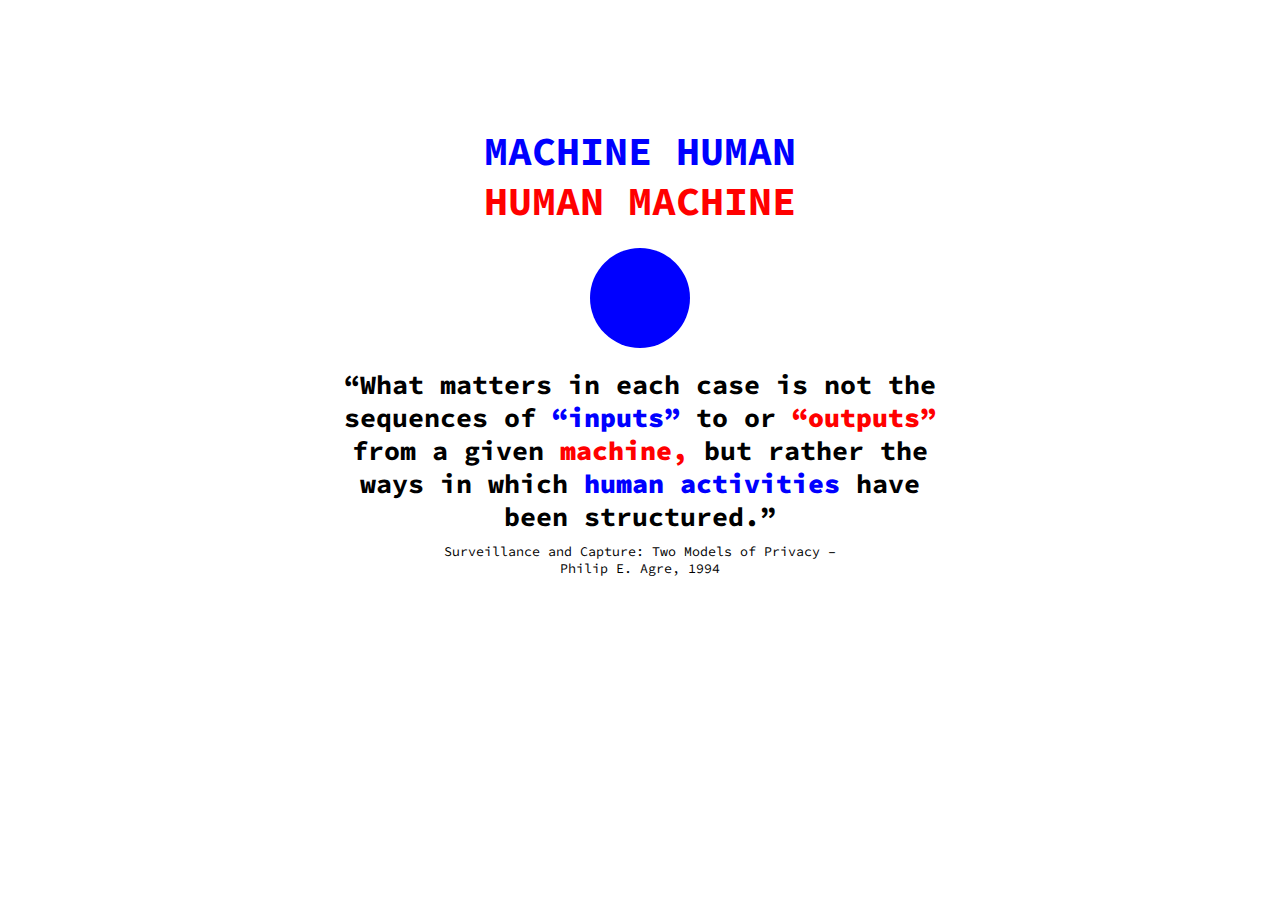
<file: index.html>
<!DOCTYPE html>
<html>
  <head>
    <link rel="stylesheet" href="estilos.css">
    <meta charset="utf-8">
    <meta http-equiv="refresh" content="5;human1.html">
    <link rel="icon" type="image/x-icon" href="img/favicon1.png">
    <title> index </title>
    <!---familia tipografica-->
    <link rel="preconnect" href="https://fonts.googleapis.com">
    <link rel="preconnect" href="https://fonts.gstatic.com" crossorigin>
    <link href="https://fonts.googleapis.com/css2?family=Source+Code+Pro:wght@400;600;900&display=swap" rel="stylesheet">
      <!---familia tipografica-->
</head>
<!---comecar o website-->
<body>
 
  <h1> <div class="TITULO1"> 
    MACHINE HUMAN
  </div>
  <div class="TITULO2">
    HUMAN MACHINE
  </div></h1>

  <div class="squarepag1"></div>

  <p class="sintese">
    “What matters in each case is not the sequences of  <span class= human> “inputs” </span> to or <span class= machine> “outputs” </span> from a given <span class= machine> machine, </span> but rather the ways in which <span class= human> human activities </span> have been structured.”
  </p>
  <p class="legenda">
    Surveillance and Capture: Two Models of Privacy – Philip E. Agre, 1994 
  </p>
</body>
</html>
</file>
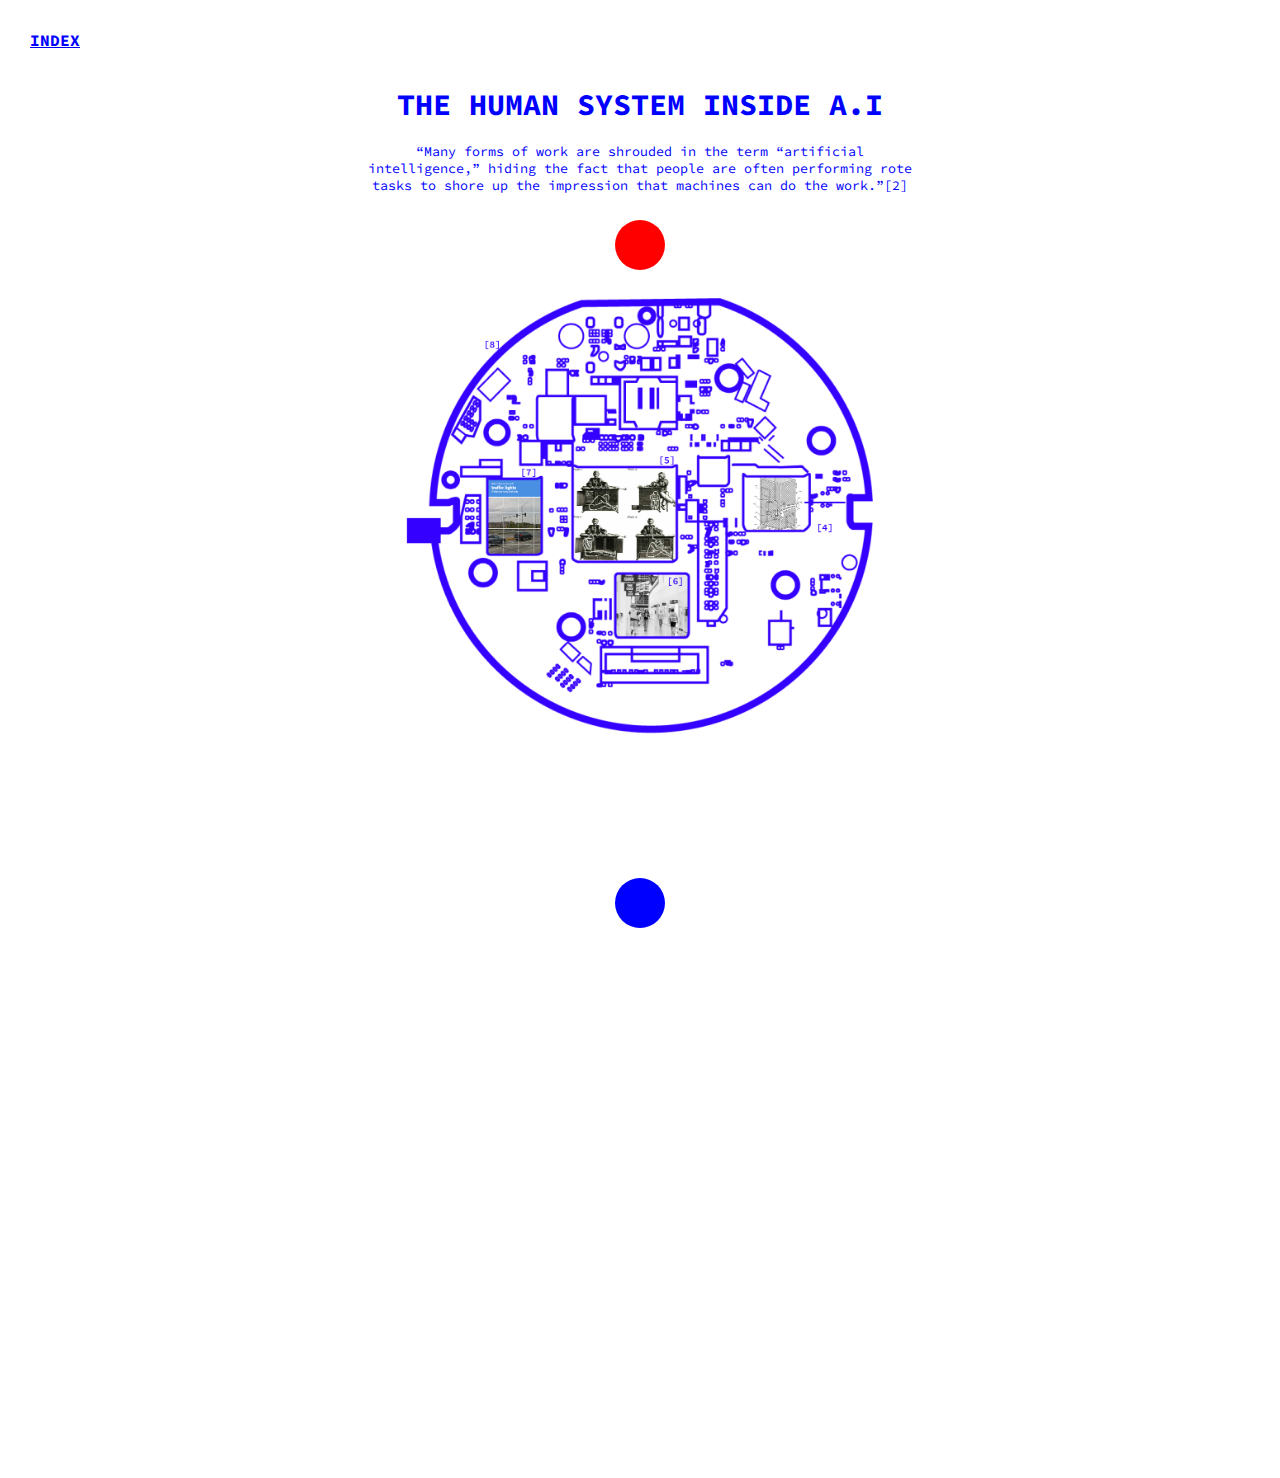
<file: human1.html>
<!DOCTYPE html>
<html>
  <head>
    <link rel="stylesheet" href="estilos1.css">
    <meta charset="utf-8">
    <link rel="icon" type="image/x-icon" href="img/favicon3.png">
    <title> HumanSystem </title>
    <!---familia tipografica-->
<link rel="preconnect" href="https://fonts.googleapis.com">
<link rel="preconnect" href="https://fonts.gstatic.com" crossorigin>
<link href="https://fonts.googleapis.com/css2?family=Source+Code+Pro:wght@400;600;900&display=swap" rel="stylesheet">
  <!---familia tipografica-->
</head>

<body>
  <!---comecar o website-->
  <a href="index.html"> 
    <p div class="index">INDEX</p>
  </a>
  
  <div>
     <p> <h1 class="titulo1">
      THE HUMAN SYSTEM INSIDE A.I
    </h1 class="titulo1">
      <p class="intro">
        “Many forms of work are shrouded in the term “artificial intelligence,” hiding the fact that people are often performing rote tasks to shore up the impression that machines can do the work.”[2]
      </p>
    
    </div>

  <a href="machine2.html"> <div class="squarepag2"></div></a>

<!---CAIXA 1 -->
  <label class="trigger-box">
    <input type="checkbox">
    <div class="box-holder"> 
      <div class="content-box"></div>
      <div class="content-box2"></div>
      <div class="content-box3"></div>
      <div class="content-box4"></div>
      <div class="content-box5"></div>
      <p class="silicontitle" >
        SILICON VALLEY HABBITS
      </p>
      <p class="silicontext">
        “The problem is not that giant technology monopolies have disrupted habits, institutions, and norms in order to create new, unforeseen futures. The problem is that, in the name of “creative disruption,” they are <span class="destaque"> amplifying and automating</span>—rather than acknowledging and repairing—the mistakes of a discriminatory past.” [3]
      </p>
      <p class="labortitle" >
        LABOR
      </p>
      <p class="laborcontext">
        “…instead of asking whether robots will replace humans, I’m interested in how humans are increasingly <span class="destaque">treated like robots</span> and what this means for the role of labor.” [1]
      </p>
      <p class="fauxtitle" >
         FAUXTOMATION
        </p>
      <p class="fauxcontext">
        “Potemkin AI systems are a form of deception perpetrated by technology vendors eager to stake a claim in the lucrative tech space. But until there is another way to create large-scale AI that doesn’t use <span class="destaque">extensive behind-the-curtain work by humans </span>, this is a core logic of how AI works.” [2]
      </p>

      <p class="timetitle" >
        WORK-TIME REGULATION
       </p>
      <p class="timecontext">
        “Algorithmically determined time allocations will vary from extremely short shifts of an hour or less to very long ones during busy times—whatever is most profitable. The algorithm doesn’t factor in <span class="destaque"> the human costs of waiting or getting to work </span> only to be sent home or being unable to predict one’s schedule and plan one’s life. This time theft helps the efficiency of the company, but it comes at the direct cost of the employees.” [1]
      </p>
      <p class="ghosttitle" >
        GHOST WORK
       </p>

      <p class="ghostcontext">
      “Sometimes this labor is <span class="destaque"> entirely unpaid </span>, as in the case of the Google’s reCAPTCHA. In a paradox that many of us have experienced, in order to prove that you are not artificial agent, you are <span class="destaque">forced to train Google’s image recognition AI system </span> for free, by selecting multiple boxes that contain street numbers, or cars, or houses.” [1]
      </p>

    </div>
    <img class="background1" src="img/amazon-echo-dot3.png" alt="amaxzondotsystem">
  </label></label>

    </div>
    <div>
      <label class="toggle">
        <input type="checkbox">
        <div class="square"></div>
        <div class="hidden">
         <span class="legendadestaque">[1] Crawford, Kate. 2021 Atlas of AI: Power, Politics, and the Planetary Costs of Artificial Intelligence.New Haven, London: Yale University Press

          [2] Crawford, Kate; Joler, Vladar. 2018.  “Anatomy of an AI System: The Amazon Echo As An Anatomical Map of Human Labor, Data and Planetary Resources,” AI Now Institute and Share Lab

          [3] Chun, Wendy. 2021. Discriminating Data: Correlation, Neighborhoods, and the New Politicsof Recognition. Cambridge, Massachusetts: The MIT Press.
        </span>
        <span class= destaque> ---IMAGES---</span> [4] Amazon in 2016 was granted a patent for a system to transport humans, enclosed in a cage and on top of a robotic trolley, for work in areas full of other automated robots. (U.S. Patent and Trademark Office)
        [5] Drawing of von Kempelen’s Mechanical Turk (Villatoro 2013)[6] Workers and time clocks at the Amazon Fulfillment center in Robbinsville Township, NJ AP photo/ Julio Cortez [7] Exemple of Google’s reCAPTCHA indicating traffic lights [8] Amazon Echo Dot (schematics)from Anatomy of an AI System by Kate Crawford and Vladan Joler
        </div>
      </label>
    </div> 


   </body>



  </body>

</html>
</file>
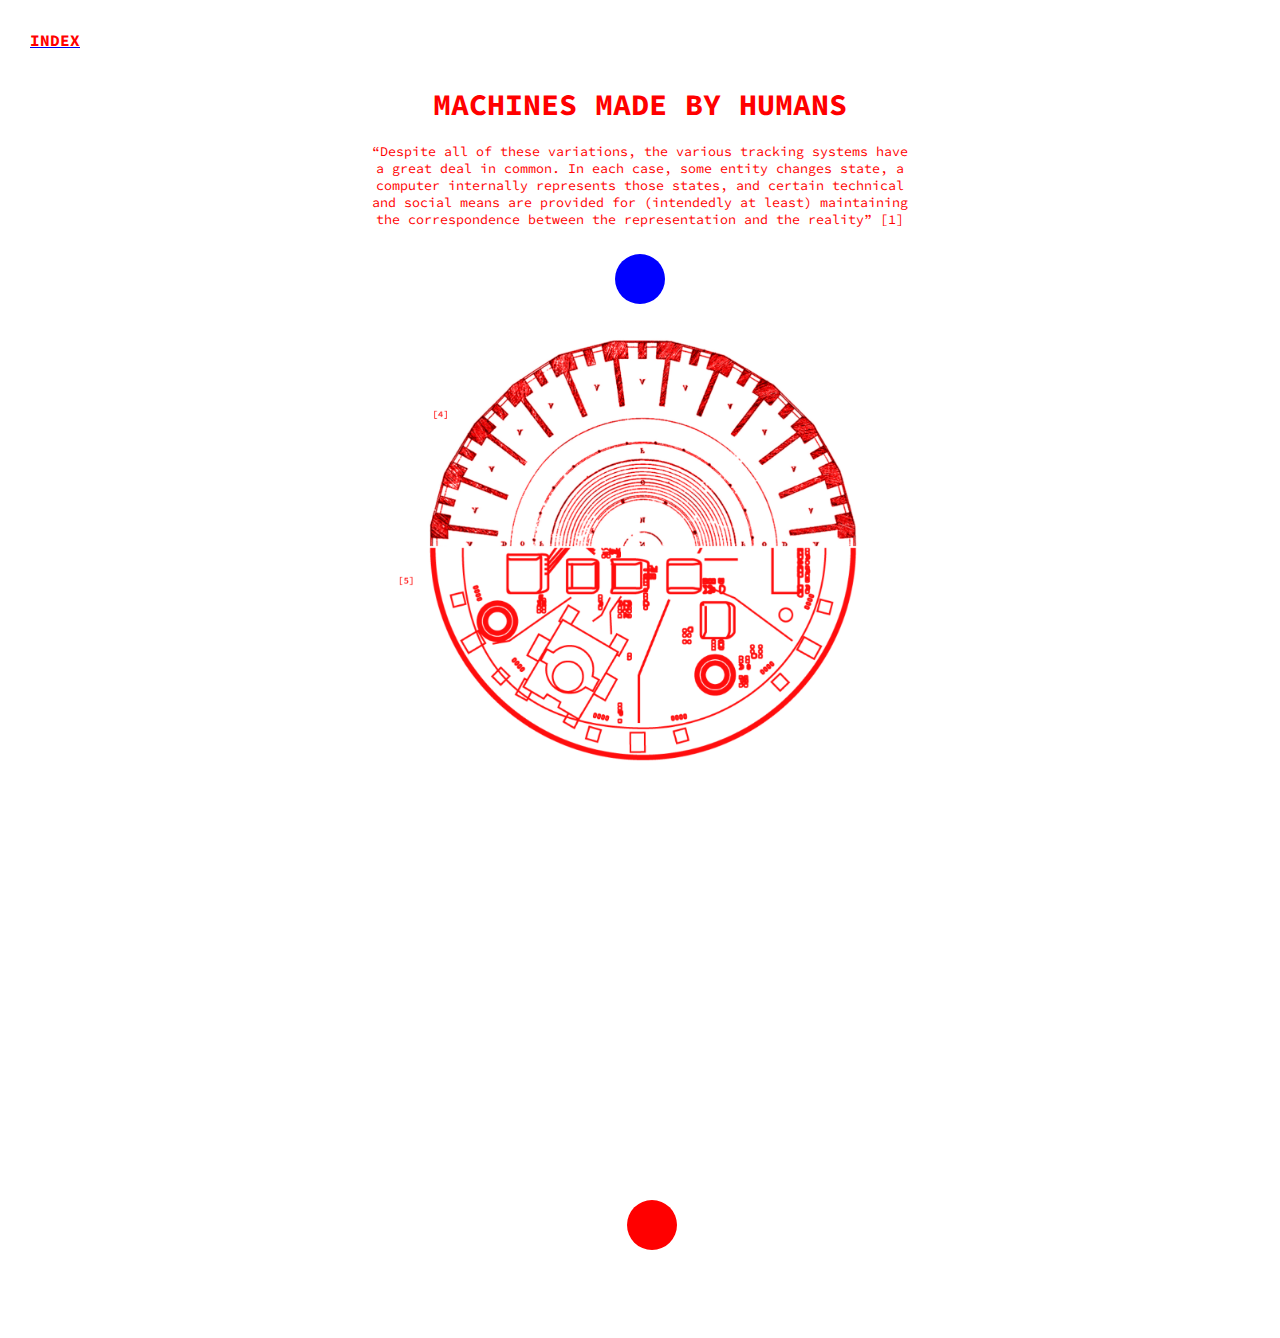
<file: machine2.html>
<!DOCTYPE html>
<html>
  <head>
    <link rel="stylesheet" href="estilos2.css">
    <meta charset="utf-8">
    <link rel="icon" type="image/x-icon" href="img/favicon2.png">
    <title> MadebyHumans </title>
    <!---familia tipografica-->
    <link rel="preconnect" href="https://fonts.googleapis.com">
    <link rel="preconnect" href="https://fonts.gstatic.com" crossorigin>
    <link href="https://fonts.googleapis.com/css2?family=Source+Code+Pro:wght@400;600;900&display=swap" rel="stylesheet">
      <!---familia tipografica-->
</head>

<body>
  <!---comecar o website-->

  <a href="index.html"> 
    <p div class="index">INDEX</p>
  </a>
</span>
  <p> <h1 class="titulo2">
    MACHINES MADE BY HUMANS
    </h1 class="titulo2">
    <p class="intro">
      “Despite all of these variations, the various tracking systems have a great deal in common. In each case, some entity changes state, a computer internally represents those states, and certain technical and social means are provided for (intendedly at least) maintaining the correspondence between the representation and the reality” [1]
    </p>

  
    <a href="human1.html"> <div class="squarepag1"></div></a> </h1></p>


    <label class="trigger-box6">
      <input type="checkbox">
      <div class="box-holder6">
        <div class="content-box6"></div>
        <div class="content-box7"></div>
        <div class="content-box8"></div>
        <div class="content-box9"></div>
        <div class="content-box10"></div>
        <p class="madebytitle" >
          MADE BY HUMANS
        </p>
        <p class="madebytext">
          “The reader must accept it as a fact that digital computers can be constructed, and indeed have been constructed, according to the principles we have described, and that they can<span class= destaque> in fact mimic the actions of a human </span> computer very closely.” [2]
        </p>
        <p class="surveillancetitle" >
          SURVEILLANCE MODEL
        </p>
        <p class="surveillancetext">
          “This surveillance model of privacy, especially in the terminology of Foucault’s panopticon, has been the dominant model for most discourse about privacy in the new media field. This model fails to highlight certain aspects of the technical elements of new media—glossing over ways<span class= destaque> in which the institutional practices of computer system design may be antithetical to privacy,</span> as well as ways that the tools of computer science may be able to provide effective privacy-enhancing technologies.” [1]
        </p>
        <p class="trackingtitle" >
          TRACKING
        </p>
        <p class="trackingtext">
          “A GPS device, for example, performs all of the necessary computation at the location of the object being tracked. At another extreme, a tracking system might employ an algorithm to locate the tracked entity within each successive video image it receives from a stationary camera. And in the middle ground between these extremes <span class= destaque>lie numerous schemes for splitting the burden of tracking”</span> [1]
        </p>
        <p class="capturetitle" >
          CAPTURE MODEL
        </p>
        <p class="capturetext">
          “Only once the use of cryptography for new media communications has become as standard as the use of envelopes for paper communications will the easy ability of the government to violate privacy—whether considered as surveillance or capture—cease to hang over every electronic movement and data exchange. What will remain<span class= destaque> will be continual capture of private data by mega-corporations, tracking employees, customers, and passersby though every glimpse,</span> transaction, and workplace activity” [1] 
        </p>
        <p class="labortitle" >
          TRACKING AND LABOR
        </p>
        <p class="labortext">
          “The people whose activities are being captured will probably adjust their conduct based on their understanding of what will become of the data and what this entails for their own lives. For example, <span class= destaque>they might work faster, choose easier (or otherwise advantageous) tasks, conduct certain aspects of the activity out of the reach of the instrumentation</span>, change course depending on patterns that might emerge from already-captured data, and so on.” [1]
        </p>


      </div>
      <img class="background1" src="img/amazon-echo-dotSISTEMAFUNDO2.png" alt="amaxzondotsystem">
    </label>


  <div>
    <label class="toggle">
      <input type="checkbox">
      <div class="square2"></div>
      <div class="hidden2">
        <span class="legendadestaque">[1] Surveillance and Capture: Two Models of Privacy. Philip E. Agre, 1994 
        [2] Computing Machinery and Intelligence — Alan Turing, 1950</span> 
        <span class= destaque> ---IMAGES---</span>
        [3] Planta da estrutura do Panóptico idealizado por Bentham (desenho do arquiteto inglês Willey Reveley, 1791)
        [4] Amazon Echo Dot (schematics)from Anatomy of an AI System by Kate Crawford and Vladan Joler
      </div>
    </label>
  </div> 
  </body>

</html>
</file>
<file: estilos.css>
/*-------geral----------*/
.body{
  margin: 200;
  padding: 0;
  font-family: 'Source Code Pro', monospace;
}



/*-------estilos Tipograficos--------------*/
.TITULO1{
  position: relative;
  font-family: 'Source Code Pro', monospace;
  font-size: 30pt;
  color: blue;
  text-align: center;
  margin-top: 10%;
}
.TITULO2{
  position: relative;
  font-family:  'Source Code Pro', monospace;;
  font-size: 30pt;
  color: red;
  text-align: center;
}

.sintese{
  font-family:  'Source Code Pro', monospace;
  font-size: 20pt;
  color: black;
  margin: auto;
  width: 600px;
  margin-top: auto;
  text-align: center;
  font-weight: 700;

}
.machine{
  color: red;
  font-weight: 900;
}

.human {
  color: blue;
  font-weight: 900;
}

.legenda {
  font-size: 10pt;
  color: black;
  font-family:  'Source Code Pro', monospace;
  margin: auto;
  width: 400px;
  margin-top: 10px;
  text-align: center;

}
/* -----Index-----*/

.squarepag1{
  height: 100px;
  width: 100px;
  border-radius: 50%;
  background-color: blue;
  margin-bottom: 20px;
  display: block;   
  margin-left: auto;
  margin-right: auto 
}

.squarepag1 {
  animation-name: backgroundColorPalette;
  animation-duration: 3s;
  animation-iteration-count: infinite;
  animation-direction: alternate;
  animation-timing-function:linear; 
  /* linear is enabled default, it’s not necessary to add it make it work but it can make your code more expressive */
}

@keyframes backgroundColorPalette {
  0% {
    background: red;
  }
  100% {
    background: blue;
  }
}



.circle {
  background-color: white;
  border: 4px solid black;
  height: 650px;
  width: 650px;
  border-radius: 50%;
  display: block;
  margin: 10% auto;
  position: relative;
  animation: 5s linear forwards fadeout;
  opacity: 10 ;
}

@keyframes fadeout {
from {
  opacity: 10;
}
to {
  opacity: 10;
}
}
</file>
<file: estilos1.css>
/*-------geral----------*/
body{
  margin: 0;
  padding: 0;
  font-family: 'Source Code Pro', monospace;
}

.index {
  font-weight:700;
  margin: 30px;
  height: 25px;
  width: 25px;
  font-size: 15;
  text-decoration: none;
  font-family: 'Source Code Pro', monospace;
  color: blue;
}
.circleresumo{
  position: absolute;
  top: 50%;
  margin: 50%;
  height: 50px;
  width: 50px;
  border-radius: 50%;
  background-color: blue;

}

.squarepag2{
    margin: auto;
    height: 50px;
    width: 50px;
    margin-top: 2%;
    border-radius: 50%;
    background-color: red;
    display: block;    
  } 
  .squarepag2 {
    animation-name: backgroundColorPalette;
    animation-duration: 5s;
    animation-iteration-count: infinite;
    animation-direction: alternate;
    animation-timing-function: linear; 
    /* linear is enabled default, it’s not necessary to add it make it work but it can make your code more expressive */
  }
  
  @keyframes backgroundColorPalette {
    0% {
      background: blue;
    }
    25% {
      background: red;
    }
    50% {
      background: red;
    }
    75% {
      background: blue;
    }
    100% {
      background: red;
    }
  }

  /*TITULOOO*/
  .intro {
    font-size: 10pt;
    color: blue;
    font: 400;
    text-align: center;
    margin: auto;
    width: 550px;
    margin-top: auto;
  }


/*-------estilos Tipograficos--------------*/
.titulo1{
  position: relative;
  text-align: center;
  font-size: 30px;
  font-family: 'Source Code Pro', monospace;
  font-weight: 400px;
  text-decoration: solid;
  color: blue;}

.destaque {
  background-color: lightblue;
  font-weight: 700;
}

.hidden {
  text-align: center;
  font-size: 15px;
  font-family: 'Source Code Pro', monospace;
  margin: 20px;
  top: 110px;
  height: 30px;
  margin-bottom: 600px;
  margin-left: 20%;
  margin-right: 20%;
  text-decoration: solid;
  color: blue;
  position: relative;}

.legendadestaque{
  font-weight: 600;
}

.silicontitle
{font-size: 11pt;
  font-family: 'Source Code Pro', monospace;
  font-weight: 800;
  width: 200px;
  position: absolute;
  top: 0;
  left: 20px;
  background-color: blue;
  color: white;}

.silicontext {font-size: 11pt;
  font-family: 'Source Code Pro', monospace;
  width: 250px;
  height: 200px;
  position: absolute;
  top: 30px;
  left: 20px;
  text-decoration: solid;
  color: blue;
  flex: auto;}
  
.labortitle
{font-size: 11pt;
  font-family: 'Source Code Pro', monospace;
  font-weight: 800;
  position: absolute;
  top: 0;
  left: 520px;
  width: fit-content;
  background-color: blue;
  color: white;}

.laborcontext 
{font-size: 11pt;
  font-family: 'Source Code Pro', monospace;
  width: 250px;
  height: 200px;
  top: 25px;
  left: 520px;
  position: absolute;
  text-decoration: solid;
  color: blue;
  flex: auto;}

.fauxtitle{
  font-size: 11pt;
  font-family: 'Source Code Pro', monospace;
  font-weight: 800;
  position: absolute;
  top: 240px;
  left: 670px;
  width: 120px;
  background-color: blue;
  color: white;}

  .fauxcontext {
  font-size: 11pt;
  font-family: 'Source Code Pro', monospace;
  width: 300px;
  height: 200px;
  top: 270px;
  left: 670px;
  position: absolute;
  text-decoration: solid;
  color: blue;
  flex: auto;}

  .timetitle{
    font-size: 11pt;
    font-family: 'Source Code Pro', monospace;
    font-weight: 800;
    position: absolute;
    top: 550px;
    left: 270px;
    width: 180px;
    background-color: blue;
    color: white;}

  .timecontext {
      font-size: 11pt;
      font-family: 'Source Code Pro', monospace;
      width: 380px;
      height: 200px;
      top: 580px;
      left: 270px;
      position: absolute;
      text-decoration: solid;
      color: blue;
      flex: auto;}

.ghosttitle{
        font-size: 11pt;
        font-family: 'Source Code Pro', monospace;
        font-weight: 800;
        position: absolute;
        left: -100px;
        top: 450px;
        width: 100px;
        background-color: blue;
        color: white;}

.ghostcontext{
  font-size: 11pt;
  font-family: 'Source Code Pro', monospace;
  width: 200px;
  height: 400px;
  top: 480px;
  left: -100px;
  position: absolute;
  text-decoration: solid;
  color: blue;
  flex: auto;}
  
  /* -----Pagina 1-----*/
.background1{
    width: 100%;
    margin: auto;
  }

  .box-holder {
    position: absolute;
    top: 0;
    left: 0;
    display: none;
    }
    
    input:checked ~ .box-holder {
    display: block;
    }
    
    .trigger-box {
    position: relative;
    top: 0;
    left: 0;
    width: 40%;
    margin: 0px auto;
    display: block;
    }
    
    .trigger-box input {
    display: none;
    }
    
.content-box {
    position: absolute;
    width: 270px;
    height: 290px;
    background-color: white;
    border: 0.75px solid blue;
    padding-right: 10%;
    flex: auto;
    }
.content-box2 {
      position: relative;
      width: 300px;
      height: 170px;
      left: 500px;
      top: 5px;
      background-color: white;
      border: 0.75px solid blue;
      flex: auto;
      }

.content-box5 {
        position: relative;
        width: 250px;
        height: 350px;
        left: -120px;
        top: -200px;
        background-color: white;
        border: 0.75px solid blue;
        flex: auto;
                  }

.content-box3 {
        position: relative;
        width: 330px;
        height: 220px;
        left: 650px;
        top: 70px;
        background-color: white;
        border: 0.75px solid blue;
        flex: auto;
        }

.content-box4 {
          position: relative;
          width: 410px;
          height: 250px;
          left: 250px;
          top: 160px;
          background-color: white;
          border: 0.75px solid blue;
          flex: auto;
          }

    /*---legendas----*/

.toggle {
  display: inline-block;
}

.toggle input {
  visibility: hidden;
}

.toggle input:checked ~ .hidden {
  visibility: visible;
}

.toggle .hidden {
  visibility: collapse;
}

.square{
  margin: 100%;
  height: 50px;
  width: 50px;
  top: 100px;
  border-radius: 50%;
  background-color: blue;
  margin: 0px auto;
  display: block; 
  position: relative; 
}
</file>
<file: estilos2.css>
/*-------geral----------*/
body{
    margin: 0;
    padding: 0;
    font-family: 'Source Code Pro', monospace;
  }
  
  .index {
    font-weight:700;
    margin: 30px;
    height: 25px;
    width: 25px;
    font-size: 15;
    text-decoration: none;
    font-family: 'Source Code Pro', monospace;
    color: red;
  }
  
  /*-------estilos Tipograficos--------------*/

  
  .titulo2{
    position: relative;
    text-align: center;
    font-size: 30px;
    font-family: 'Source Code Pro', monospace;
    font-weight: 400px;
    text-decoration: solid;
    color:red;}

    .intro {
      font-size: 10pt;
      color: red;
      font: 400;
      text-align: center;
      margin: auto;
      width: 550px;
      margin-top: auto;
    }
    .legendadestaque{
      font-weight: 600;
    }
  
    .destaque {
      background-color: lightpink;
      font-weight: 700;
    }
  
  .hidden2 {  text-align: center;
    font-size: 15px;
    font-family: 'Source Code Pro', monospace;
    top: 250px;
    bottom: 30px;
    margin-left: 30%;
    margin-bottom: 400px;
    width: 40%;
    text-decoration: solid;
    color: red;
    position: relative;}
  
  .madebytitle
  {font-size: 11pt;
    font-family: 'Source Code Pro', monospace;
    width: 130px;
    margin: 20px;
    position: absolute;
    top: 0;
    left: 0;
    background-color:red;
    color: white;}
  
  .madebytext {font-size: 11pt;
    font-family: 'Source Code Pro', monospace;
    width: 200px;
    height: 200px;
    margin: 20px;
    position: absolute;
    top: 25px;
    left: 0;
    text-decoration: solid;
    color:red;}

.surveillancetitle{
  font-size: 11pt;
  position: absolute;
    font-family: 'Source Code Pro', monospace;
    width: 170px;
    margin: 20px;
    top: -100px;
    left: 480px;
    background-color:red;
    color: white;}

.surveillancetext {
      font-size: 11pt;
      font-family: 'Source Code Pro', monospace;
      position: absolute;
      width: 400px;
      height: 200px;
      top: -65px;
      left: 500px;
      text-decoration: solid;
      color:red;}

 .trackingtitle{
        font-size: 11pt;
        position: absolute;
          font-family: 'Source Code Pro', monospace;
          width: 190x;
          margin: 20px;
          top: 280px;
          left: 600px;
          background-color:red;
          color: white;}
      
.trackingtext {
            font-size: 11pt;
            font-family: 'Source Code Pro', monospace;
            position: absolute;
            width: 350px;
            height: 200px;
            top: 320px;
            left: 620px;
            text-decoration: solid;
            color:red;}
            
.capturetitle{
  font-size: 11pt;
  position: absolute;
  font-family: 'Source Code Pro', monospace;
  width: 200x;
  margin: 20px;
  top: 530px;
  left: 180px;
  background-color:red;
  color: white;}
            
.capturetext{
    font-size: 11pt;
     font-family: 'Source Code Pro', monospace;
    position: absolute;
   width: 350px;
    height: 200px;
    top: 560px;
    left: 200px;
    text-decoration: solid;
    color:red;}
    
.labortitle{
      font-size: 11pt;
      position: absolute;
      font-family: 'Source Code Pro', monospace;
      width: 200x;
      margin: 20px;
      top: 330px;
      left: -300px;
      background-color:red;
      color: white;}
                
 .labortext{
        font-size: 11pt;
         font-family: 'Source Code Pro', monospace;
        position: absolute;
       width: 380px;
        height: 200px;
        top: 360px;
        left: -275px;
        text-decoration: solid;
        color:red;} 

  /*----Pagina 2 ------*/

  .background1 {
    width: 100%;
  }
  
  .box-holder6 {
    position: absolute;
    top: 0;
    left: 0;
    display: none;
    }
    
    input:checked ~ .box-holder6 {
    display: block;
    }
    
    .trigger-box6 {
    position: relative;
    top: 0;
    left: 0;
    width: 40%;
    margin: 0px auto;
    display: block;
    }
    
    .trigger-box6 input {
    display: none;
    }
    
  .content-box6 {
    position: absolute;
    width: 250px;
    height: 275px;
    background-color: white;
    border: 0.75px solid red;

    }
  .content-box7 {
      position: relative;
      width: 420px;
      height: 270px;
      left: 480px;
      top: -90px;
      background-color: white;
      border: 0.75px solid red;
      flex: auto;
      }
  .content-box8 {
        position: relative;
        width: 380px;
        height: 260px;
        left: 600px;
        top: 10px;
        background-color: white;
        border: 0.75px solid red;
        flex: auto;
        }
.content-box9 {
          position: relative;
          width: 400px;
          height: 300px;
          left: 180px;
          top: 0px;
          background-color: white;
          border: 0.75px solid red;
          flex: auto;
          }

.content-box10 {
    position: relative;
    width: 450px;
    height: 250px;
    right: 300px;
    top: -500px;
    background-color: white;
    border: 0.75px solid red;
    flex: auto;
            }


  /*---LEGENDAS*/
.squarepag1{
    margin: 20px;
    height: 50px;
    width: 50px;
    border-radius: 50%;
    background-color: blue;
    margin: 0px auto;
    margin-top: 2%;
    display: block;    
  }

  .squarepag1 {
    animation-name: backgroundColorPalette;
    animation-duration: 3s;
    animation-iteration-count: infinite;
    animation-direction: alternate;
    animation-timing-function:linear; 
    /* linear is enabled default, it’s not necessary to add it make it work but it can make your code more expressive */
  }
  
  @keyframes backgroundColorPalette {
    0% {
      background: red;
    }
    100% {
      background: blue;
    }
  }

  .toggle {
    display: inline-block;
  }
  
  .toggle input {
    visibility: hidden;
  }
  
  .toggle input:checked ~ .hidden2 {
    visibility: visible;
  }
  
  .toggle .hidden2 {
    visibility: collapse;
  }
  
  .square2{
    margin-left: 49%;
    top: 1200px;
    position: absolute;
    height: 50px;
    width: 50px;
    border-radius: 50%;
    background-color:red;
  }
</file>
